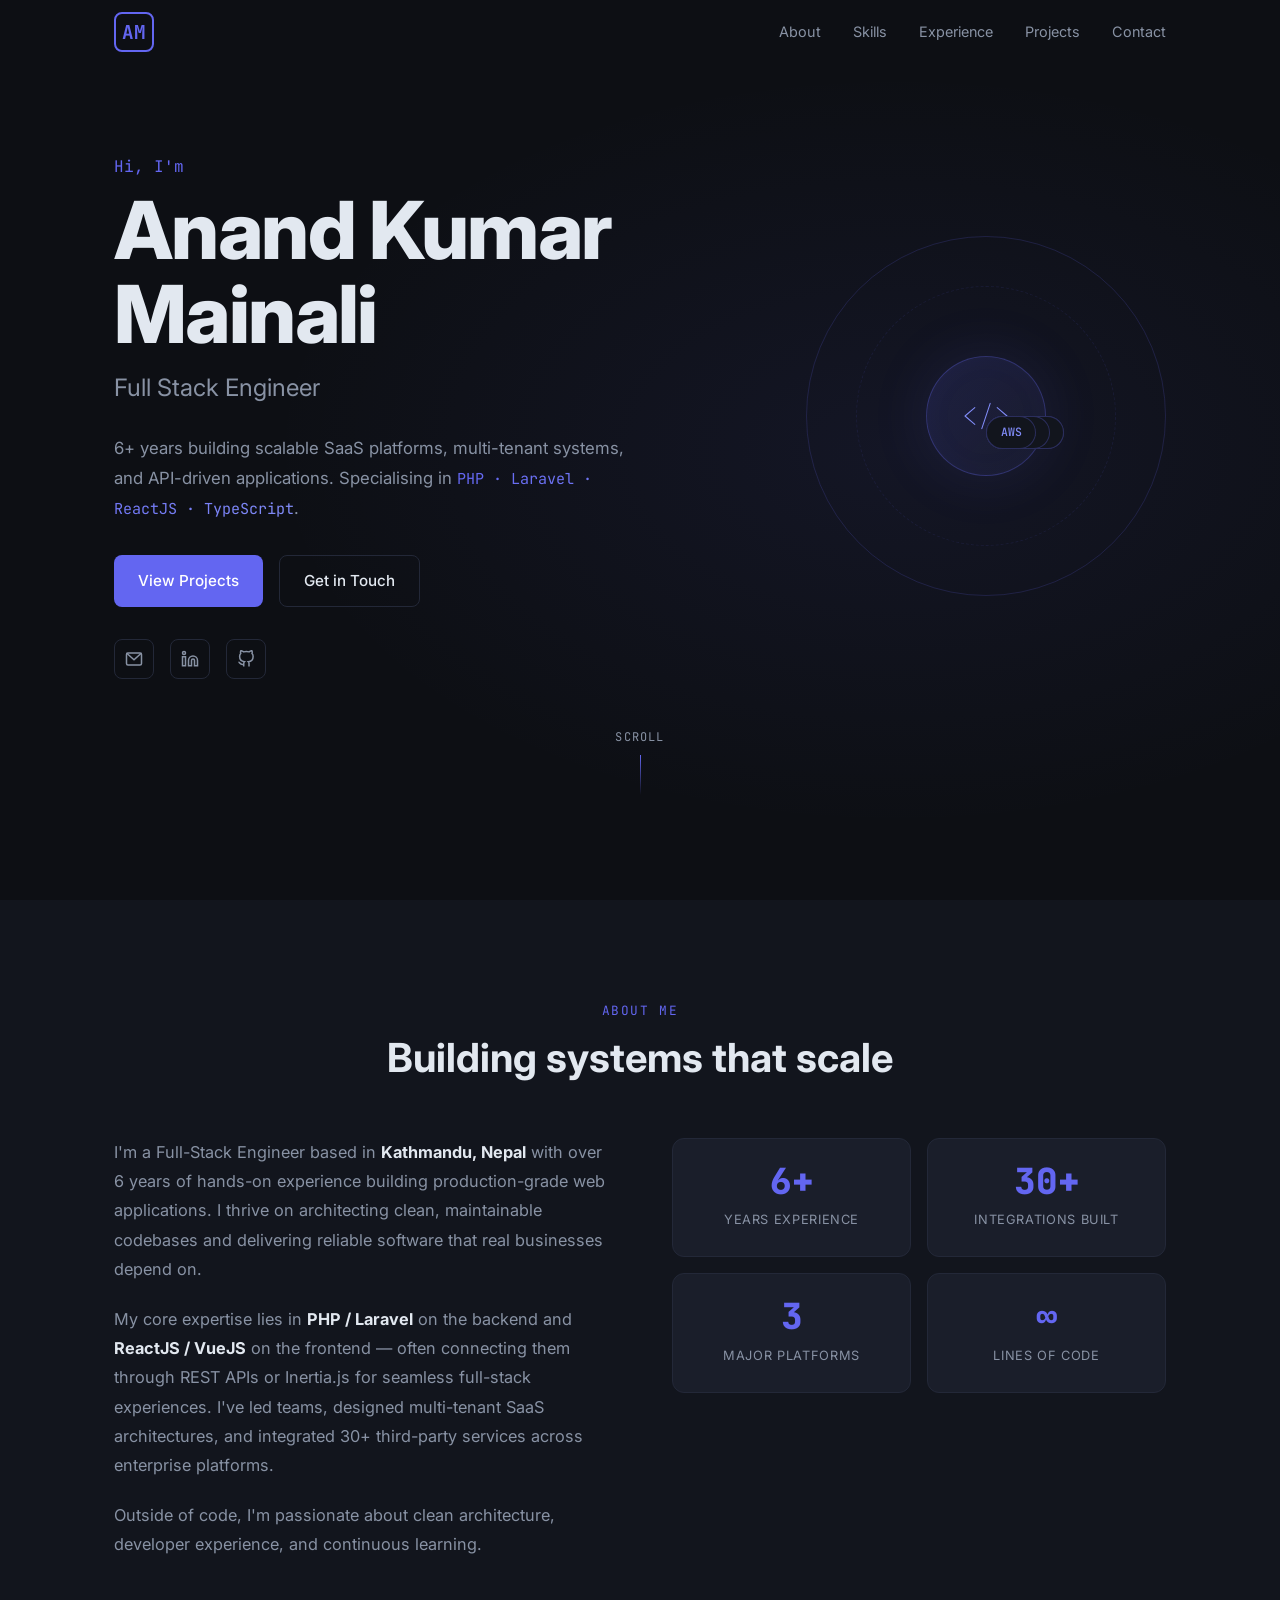
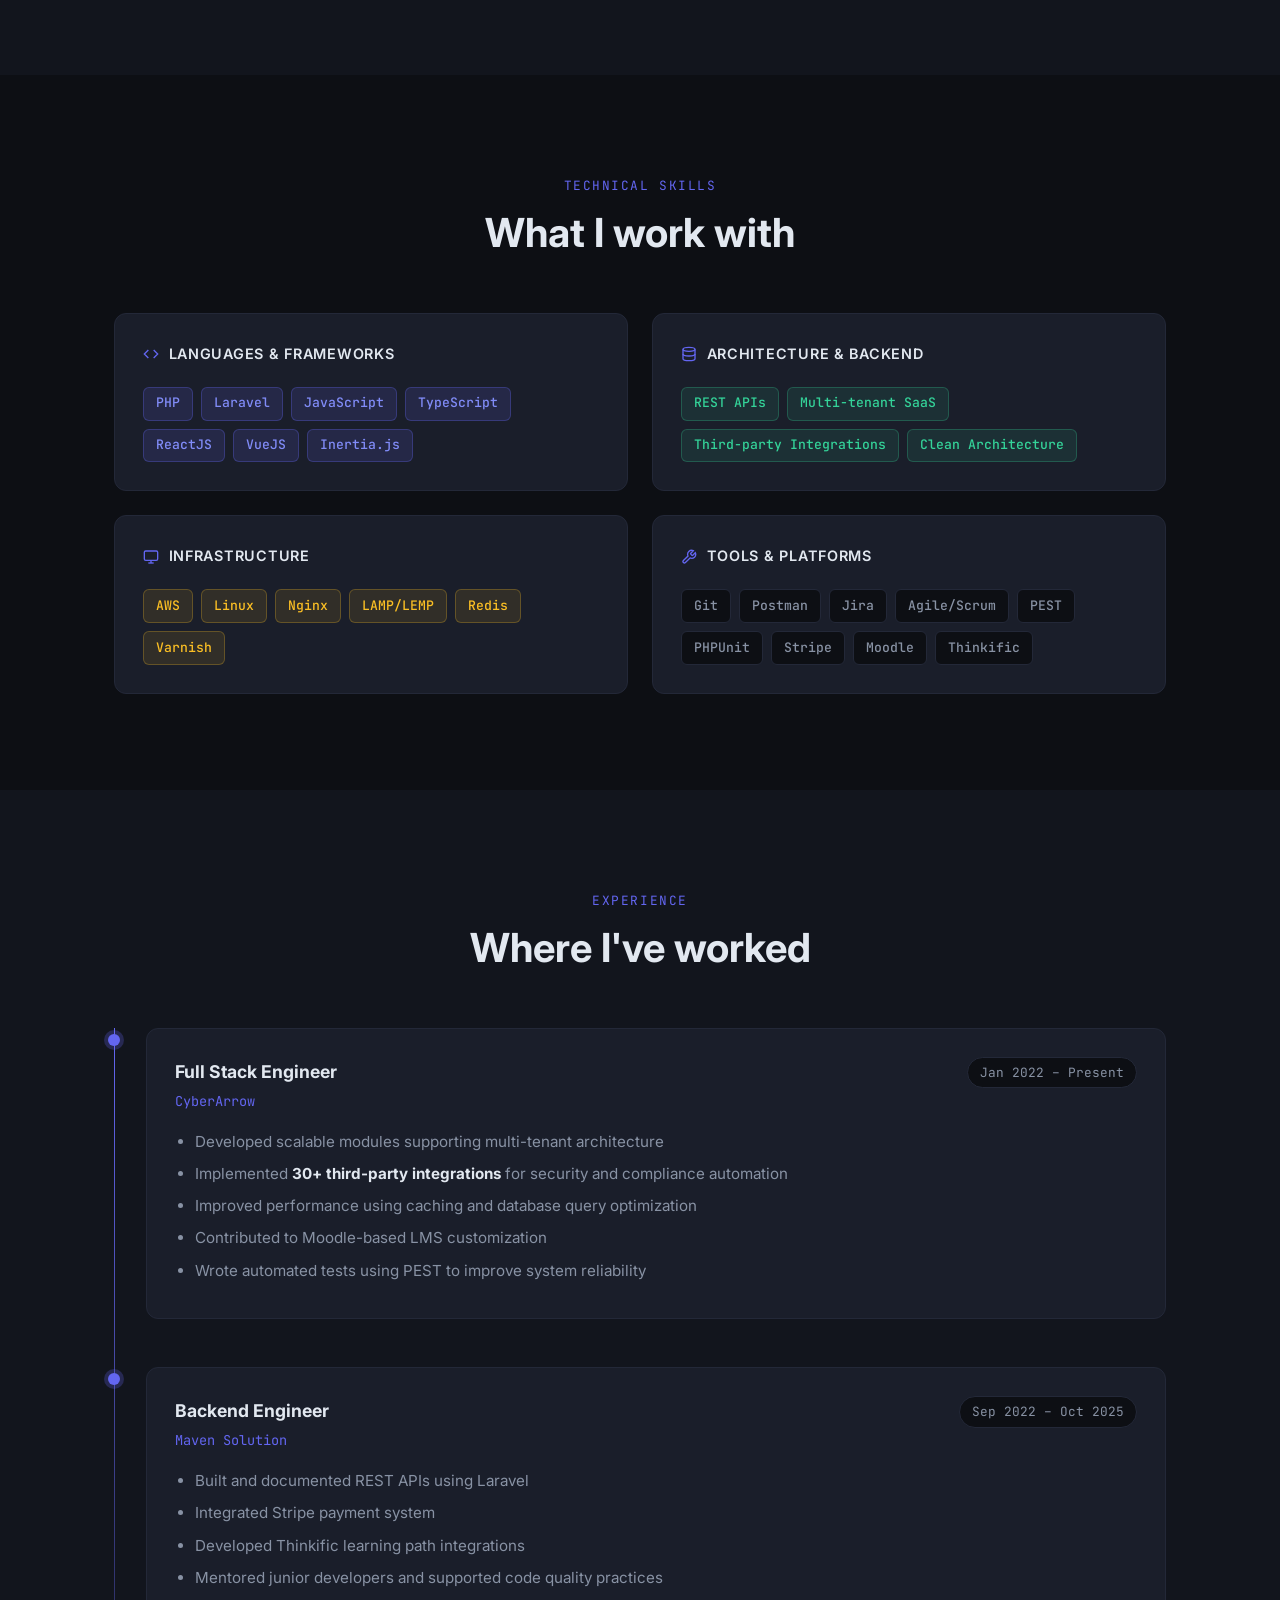
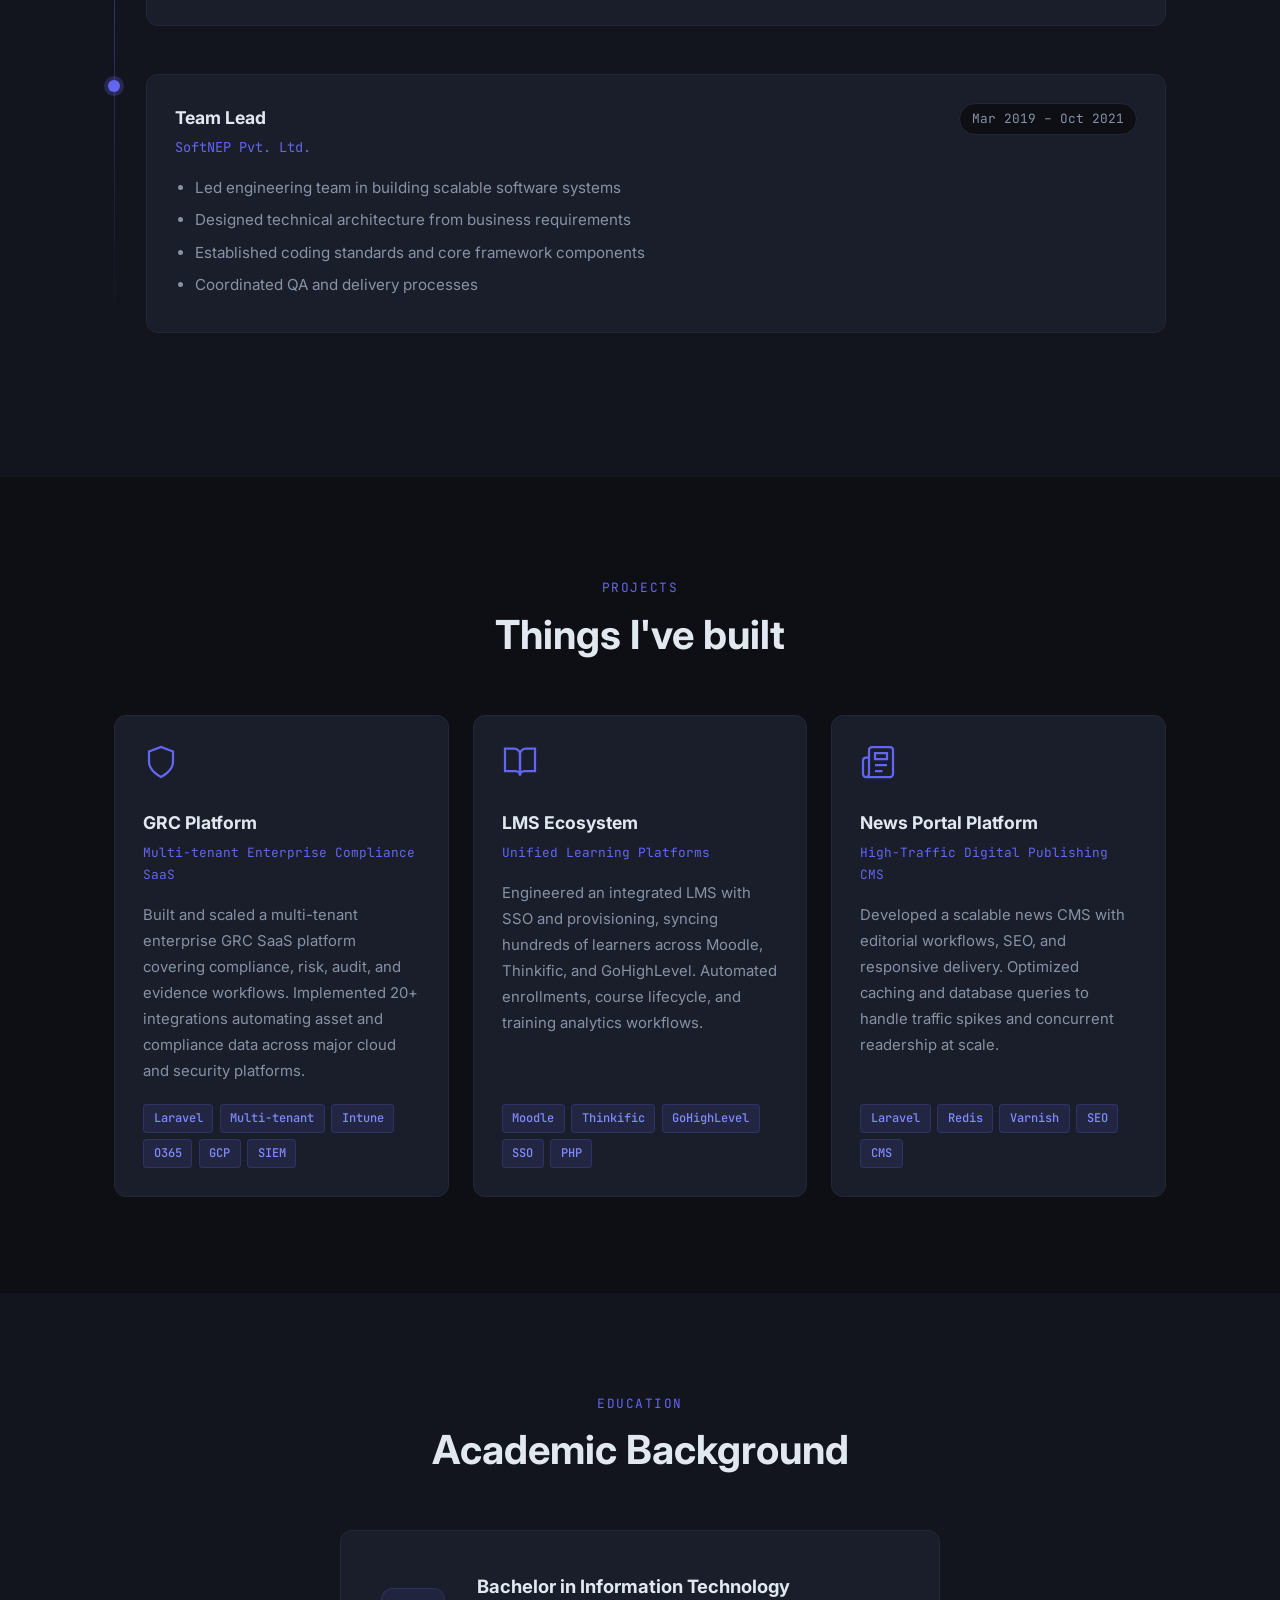
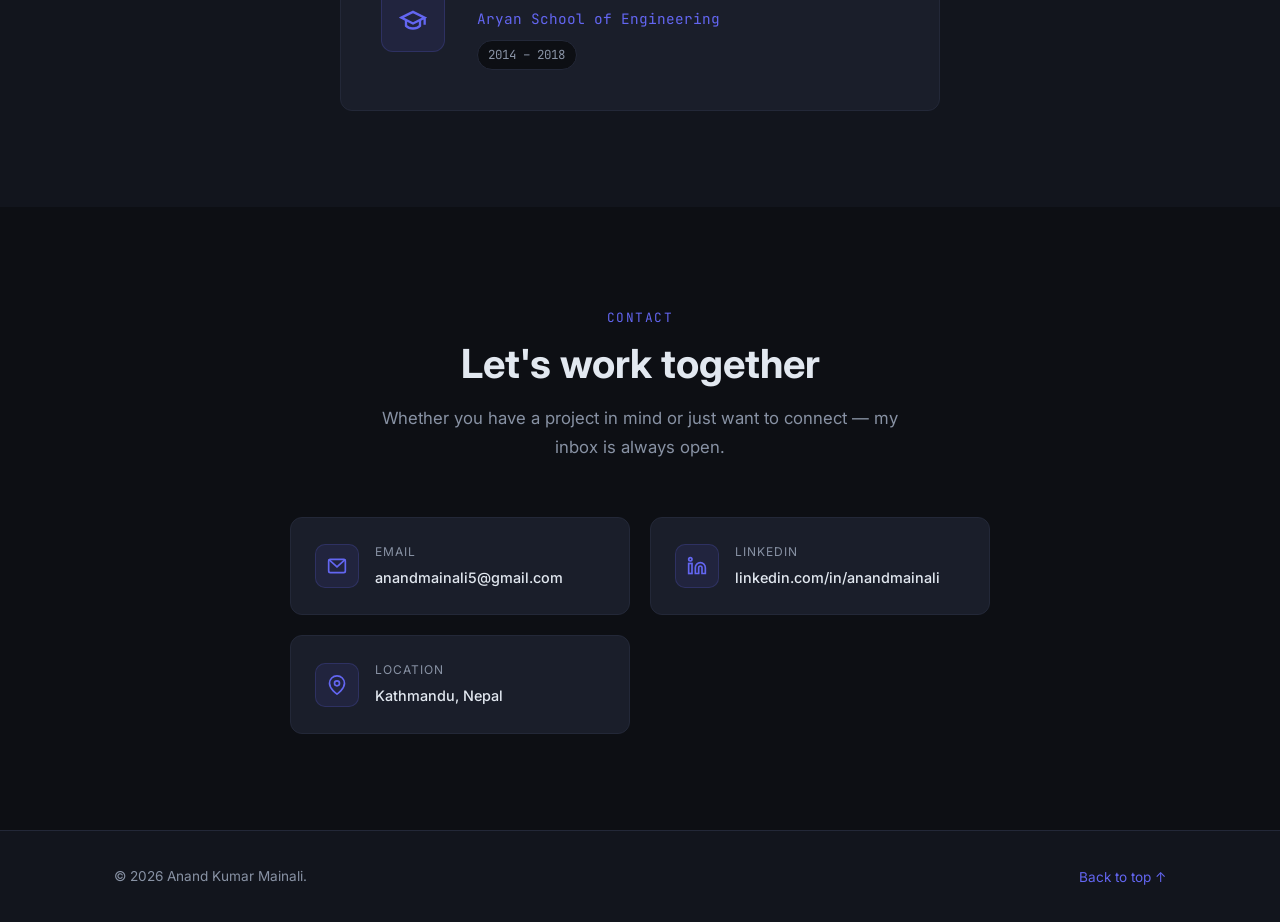
<file: index.html>
<!DOCTYPE html>
<html lang="en">
<head>
  <meta charset="UTF-8" />
  <meta name="viewport" content="width=device-width, initial-scale=1.0" />

  <!-- Primary SEO -->
  <title>Anand Kumar Mainali – Full Stack Developer | Laravel & ReactJS Engineer</title>
  <meta name="description" content="Full-Stack Engineer with 6+ years of experience building scalable SaaS platforms, multi-tenant systems, and API-driven applications. Expert in PHP, Laravel, ReactJS, and VueJS based in Kathmandu, Nepal." />
  <meta name="keywords" content="Anand Kumar Mainali, Full Stack Developer, Laravel Developer, ReactJS Developer, PHP Developer, Nepal, SaaS, Multi-tenant, Backend Engineer" />
  <meta name="author" content="Anand Kumar Mainali" />
  <meta name="robots" content="index, follow" />
  <link rel="canonical" href="https://anandmainali.com.np/" />
  <link rel="icon" type="image/svg+xml" href="favicon.svg" />

  <!-- Open Graph / Facebook -->
  <meta property="og:url" content="https://anandmainali.com.np/" />
  <meta property="og:type" content="website" />
  <meta property="og:title" content="Anand Kumar Mainali – Full Stack Developer" />
  <meta property="og:description" content="Full-Stack Engineer with 6+ years of experience building scalable SaaS platforms, multi-tenant systems, and API-driven applications. Expert in PHP, Laravel, ReactJS, and VueJS." />
  <meta property="og:image" content="https://anandmainali.com.np/og-image.png" />
  <meta property="og:image:alt" content="Anand Kumar Mainali – Full Stack Developer" />
  <meta property="og:site_name" content="Anand Kumar Mainali" />
  <meta property="og:locale" content="en_US" />

  <!-- Twitter Card -->
  <meta name="twitter:card" content="summary_large_image" />
  <meta property="twitter:domain" content="anandmainali.com.np" />
  <meta property="twitter:url" content="https://anandmainali.com.np/" />
  <meta name="twitter:title" content="Anand Kumar Mainali – Full Stack Developer" />
  <meta name="twitter:description" content="Full-Stack Engineer with 6+ years of experience building scalable SaaS platforms, multi-tenant systems, and API-driven applications. Expert in PHP, Laravel, ReactJS, and VueJS." />
  <meta name="twitter:image" content="https://anandmainali.com.np/og-image.png" />

  <!-- JSON-LD Structured Data -->
  <script type="application/ld+json">
  {
    "@context": "https://schema.org",
    "@type": "Person",
    "name": "Anand Kumar Mainali",
    "jobTitle": "Full Stack Developer",
    "url": "https://anandmainali.com.np",
    "email": "",
    "image": "https://anandmainali.com.np/og-image.png",
    "sameAs": [
      "https://www.linkedin.com/in/anandmainali",
      "https://github.com/anandmainali"
    ],
    "address": {
      "@type": "PostalAddress",
      "addressLocality": "Kathmandu",
      "addressCountry": "NP"
    },
    "knowsAbout": ["PHP", "Laravel", "ReactJS", "VueJS", "REST APIs", "Multi-tenant SaaS", "JavaScript"]
  }
  </script>

  <link rel="stylesheet" href="style.css" />
  <link rel="preconnect" href="https://fonts.googleapis.com" />
  <link rel="preconnect" href="https://fonts.gstatic.com" crossorigin />
  <link href="https://fonts.googleapis.com/css2?family=Inter:wght@300;400;500;600;700&family=JetBrains+Mono:wght@400;500&display=swap" rel="stylesheet" />
</head>
<body>

  <!-- NAV -->
  <header class="header" id="header">
    <nav class="nav container">
      <a href="#hero" class="nav-logo">AM</a>
      <ul class="nav-links">
        <li><a href="#about">About</a></li>
        <li><a href="#skills">Skills</a></li>
        <li><a href="#experience">Experience</a></li>
        <li><a href="#projects">Projects</a></li>
        <li><a href="#contact">Contact</a></li>
      </ul>
      <button class="nav-toggle" aria-label="Toggle menu">
        <span></span><span></span><span></span>
      </button>
    </nav>
  </header>

  <main>

    <!-- HERO -->
    <section class="hero" id="hero">
      <div class="container hero-inner">
        <div class="hero-text">
          <p class="hero-greeting">Hi, I'm</p>
          <h1 class="hero-name">Anand Kumar<br>Mainali</h1>
          <h2 class="hero-title">Full Stack Engineer</h2>
          <p class="hero-bio">
            6+ years building scalable SaaS platforms, multi-tenant systems, and
            API-driven applications. Specialising in <span class="highlight">PHP · Laravel · ReactJS · TypeScript</span>.
          </p>
          <div class="hero-actions">
            <a href="#projects" class="btn btn-primary">View Projects</a>
            <a href="#contact" class="btn btn-outline">Get in Touch</a>
          </div>
          <div class="hero-socials">
            <a href="#" aria-label="Email" data-email-link>
              <svg xmlns="http://www.w3.org/2000/svg" viewBox="0 0 24 24" fill="none" stroke="currentColor" stroke-width="2"><rect x="2" y="4" width="20" height="16" rx="2"/><polyline points="2,4 12,13 22,4"/></svg>
            </a>
            <a href="https://www.linkedin.com/in/anandmainali" target="_blank" rel="noopener" aria-label="LinkedIn">
              <svg xmlns="http://www.w3.org/2000/svg" viewBox="0 0 24 24" fill="none" stroke="currentColor" stroke-width="2"><path d="M16 8a6 6 0 0 1 6 6v7h-4v-7a2 2 0 0 0-2-2 2 2 0 0 0-2 2v7h-4v-7a6 6 0 0 1 6-6z"/><rect x="2" y="9" width="4" height="12"/><circle cx="4" cy="4" r="2"/></svg>
            </a>
            <a href="https://github.com/anandmainali" target="_blank" rel="noopener" aria-label="GitHub">
              <svg xmlns="http://www.w3.org/2000/svg" viewBox="0 0 24 24" fill="none" stroke="currentColor" stroke-width="2"><path d="M9 19c-5 1.5-5-2.5-7-3m14 6v-3.87a3.37 3.37 0 0 0-.94-2.61c3.14-.35 6.44-1.54 6.44-7A5.44 5.44 0 0 0 20 4.77 5.07 5.07 0 0 0 19.91 1S18.73.65 16 2.48a13.38 13.38 0 0 0-7 0C6.27.65 5.09 1 5.09 1A5.07 5.07 0 0 0 5 4.77a5.44 5.44 0 0 0-1.5 3.78c0 5.42 3.3 6.61 6.44 7A3.37 3.37 0 0 0 9 18.13V22"/></svg>
            </a>
          </div>
        </div>
        <div class="hero-visual">
          <div class="code-orbit">
            <div class="orbit-ring ring-outer"></div>
            <div class="orbit-ring ring-inner"></div>
            <div class="orbit-core">
              <svg xmlns="http://www.w3.org/2000/svg" viewBox="0 0 80 80" fill="none" stroke="currentColor" stroke-width="1.5" stroke-linecap="round" stroke-linejoin="round">
                <polyline points="24 52 10 40 24 28" />
                <polyline points="56 28 70 40 56 52" />
                <line x1="46" y1="22" x2="34" y2="58" />
              </svg>
            </div>
            <span class="orbit-node node-1">Laravel</span>
            <span class="orbit-node node-2">ReactJS</span>
            <span class="orbit-node node-3">PHP</span>
            <span class="orbit-node node-4">Linux</span>
            <span class="orbit-node node-5">AWS</span>
          </div>
        </div>
      </div>
      <div class="hero-scroll">
        <span>Scroll</span>
        <div class="scroll-line"></div>
      </div>
    </section>

    <!-- ABOUT -->
    <section class="section about" id="about">
      <div class="container">
        <div class="section-header">
          <span class="section-label">About Me</span>
          <h2 class="section-title">Building systems that scale</h2>
        </div>
        <div class="about-grid">
          <div class="about-text">
            <p>
              I'm a Full-Stack Engineer based in <strong>Kathmandu, Nepal</strong> with over 6 years of
              hands-on experience building production-grade web applications. I thrive on architecting
              clean, maintainable codebases and delivering reliable software that real businesses depend on.
            </p>
            <p>
              My core expertise lies in <strong>PHP / Laravel</strong> on the backend and
              <strong>ReactJS / VueJS</strong> on the frontend — often connecting them through
              REST APIs or Inertia.js for seamless full-stack experiences. I've led teams, designed
              multi-tenant SaaS architectures, and integrated 30+ third-party services across
              enterprise platforms.
            </p>
            <p>
              Outside of code, I'm passionate about clean architecture, developer experience, and
              continuous learning.
            </p>
          </div>
          <div class="about-stats">
            <div class="stat-card">
              <span class="stat-number">6+</span>
              <span class="stat-label">Years Experience</span>
            </div>
            <div class="stat-card">
              <span class="stat-number">30+</span>
              <span class="stat-label">Integrations Built</span>
            </div>
            <div class="stat-card">
              <span class="stat-number">3</span>
              <span class="stat-label">Major Platforms</span>
            </div>
            <div class="stat-card">
              <span class="stat-number">∞</span>
              <span class="stat-label">Lines of Code</span>
            </div>
          </div>
        </div>
      </div>
    </section>

    <!-- SKILLS -->
    <section class="section skills" id="skills">
      <div class="container">
        <div class="section-header">
          <span class="section-label">Technical Skills</span>
          <h2 class="section-title">What I work with</h2>
        </div>
        <div class="skills-grid">

          <div class="skill-group">
            <h3 class="skill-group-title">
              <svg xmlns="http://www.w3.org/2000/svg" viewBox="0 0 24 24" fill="none" stroke="currentColor" stroke-width="2"><polyline points="16 18 22 12 16 6"/><polyline points="8 6 2 12 8 18"/></svg>
              Languages & Frameworks
            </h3>
            <div class="skill-tags">
              <span class="tag tag-primary">PHP</span>
              <span class="tag tag-primary">Laravel</span>
              <span class="tag tag-primary">JavaScript</span>
              <span class="tag tag-primary">TypeScript</span>
              <span class="tag tag-primary">ReactJS</span>
              <span class="tag tag-primary">VueJS</span>
              <span class="tag tag-primary">Inertia.js</span>
            </div>
          </div>

          <div class="skill-group">
            <h3 class="skill-group-title">
              <svg xmlns="http://www.w3.org/2000/svg" viewBox="0 0 24 24" fill="none" stroke="currentColor" stroke-width="2"><ellipse cx="12" cy="5" rx="9" ry="3"/><path d="M21 12c0 1.66-4 3-9 3s-9-1.34-9-3"/><path d="M3 5v14c0 1.66 4 3 9 3s9-1.34 9-3V5"/></svg>
              Architecture & Backend
            </h3>
            <div class="skill-tags">
              <span class="tag tag-secondary">REST APIs</span>
              <span class="tag tag-secondary">Multi-tenant SaaS</span>
              <span class="tag tag-secondary">Third-party Integrations</span>
              <span class="tag tag-secondary">Clean Architecture</span>
            </div>
          </div>

          <div class="skill-group">
            <h3 class="skill-group-title">
              <svg xmlns="http://www.w3.org/2000/svg" viewBox="0 0 24 24" fill="none" stroke="currentColor" stroke-width="2"><rect x="2" y="3" width="20" height="14" rx="2"/><line x1="8" y1="21" x2="16" y2="21"/><line x1="12" y1="17" x2="12" y2="21"/></svg>
              Infrastructure
            </h3>
            <div class="skill-tags">
              <span class="tag tag-accent">AWS</span>
              <span class="tag tag-accent">Linux</span>
              <span class="tag tag-accent">Nginx</span>
              <span class="tag tag-accent">LAMP/LEMP</span>
              <span class="tag tag-accent">Redis</span>
              <span class="tag tag-accent">Varnish</span>
            </div>
          </div>

          <div class="skill-group">
            <h3 class="skill-group-title">
              <svg xmlns="http://www.w3.org/2000/svg" viewBox="0 0 24 24" fill="none" stroke="currentColor" stroke-width="2"><path d="M14.7 6.3a1 1 0 0 0 0 1.4l1.6 1.6a1 1 0 0 0 1.4 0l3.77-3.77a6 6 0 0 1-7.94 7.94l-6.91 6.91a2.12 2.12 0 0 1-3-3l6.91-6.91a6 6 0 0 1 7.94-7.94l-3.76 3.76z"/></svg>
              Tools & Platforms
            </h3>
            <div class="skill-tags">
              <span class="tag tag-muted">Git</span>
              <span class="tag tag-muted">Postman</span>
              <span class="tag tag-muted">Jira</span>
              <span class="tag tag-muted">Agile/Scrum</span>
              <span class="tag tag-muted">PEST</span>
              <span class="tag tag-muted">PHPUnit</span>
              <span class="tag tag-muted">Stripe</span>
              <span class="tag tag-muted">Moodle</span>
              <span class="tag tag-muted">Thinkific</span>
            </div>
          </div>

        </div>
      </div>
    </section>

    <!-- EXPERIENCE -->
    <section class="section experience" id="experience">
      <div class="container">
        <div class="section-header">
          <span class="section-label">Experience</span>
          <h2 class="section-title">Where I've worked</h2>
        </div>
        <div class="timeline">

          <div class="timeline-item">
            <div class="timeline-marker"></div>
            <div class="timeline-content">
              <div class="timeline-header">
                <div>
                  <h3 class="timeline-role">Full Stack Engineer</h3>
                  <p class="timeline-company">CyberArrow</p>
                </div>
                <span class="timeline-date">Jan 2022 – Present</span>
              </div>
              <ul class="timeline-list">
                <li>Developed scalable modules supporting multi-tenant architecture</li>
                <li>Implemented <strong>30+ third-party integrations</strong> for security and compliance automation</li>
                <li>Improved performance using caching and database query optimization</li>
                <li>Contributed to Moodle-based LMS customization</li>
                <li>Wrote automated tests using PEST to improve system reliability</li>
              </ul>
            </div>
          </div>

          <div class="timeline-item">
            <div class="timeline-marker"></div>
            <div class="timeline-content">
              <div class="timeline-header">
                <div>
                  <h3 class="timeline-role">Backend Engineer</h3>
                  <p class="timeline-company">Maven Solution</p>
                </div>
                <span class="timeline-date">Sep 2022 – Oct 2025</span>
              </div>
              <ul class="timeline-list">
                <li>Built and documented REST APIs using Laravel</li>
                <li>Integrated Stripe payment system</li>
                <li>Developed Thinkific learning path integrations</li>
                <li>Mentored junior developers and supported code quality practices</li>
              </ul>
            </div>
          </div>

          <div class="timeline-item">
            <div class="timeline-marker"></div>
            <div class="timeline-content">
              <div class="timeline-header">
                <div>
                  <h3 class="timeline-role">Team Lead</h3>
                  <p class="timeline-company">SoftNEP Pvt. Ltd.</p>
                </div>
                <span class="timeline-date">Mar 2019 – Oct 2021</span>
              </div>
              <ul class="timeline-list">
                <li>Led engineering team in building scalable software systems</li>
                <li>Designed technical architecture from business requirements</li>
                <li>Established coding standards and core framework components</li>
                <li>Coordinated QA and delivery processes</li>
              </ul>
            </div>
          </div>

        </div>
      </div>
    </section>

    <!-- PROJECTS -->
    <section class="section projects" id="projects">
      <div class="container">
        <div class="section-header">
          <span class="section-label">Projects</span>
          <h2 class="section-title">Things I've built</h2>
        </div>
        <div class="projects-grid">

          <div class="project-card">
            <div class="project-icon">
              <svg xmlns="http://www.w3.org/2000/svg" viewBox="0 0 24 24" fill="none" stroke="currentColor" stroke-width="2"><path d="M12 22s8-4 8-10V5l-8-3-8 3v7c0 6 8 10 8 10z"/></svg>
            </div>
            <div class="project-body">
              <h3 class="project-title">GRC Platform</h3>
              <p class="project-subtitle">Multi-tenant Enterprise Compliance SaaS</p>
              <p class="project-desc">
                Built and scaled a multi-tenant enterprise GRC SaaS platform covering compliance, risk,
                audit, and evidence workflows. Implemented 20+ integrations automating asset and
                compliance data across major cloud and security platforms.
              </p>
              <div class="project-tags">
                <span class="tag tag-sm">Laravel</span>
                <span class="tag tag-sm">Multi-tenant</span>
                <span class="tag tag-sm">Intune</span>
                <span class="tag tag-sm">O365</span>
                <span class="tag tag-sm">GCP</span>
                <span class="tag tag-sm">SIEM</span>
              </div>
            </div>
          </div>

          <div class="project-card">
            <div class="project-icon">
              <svg xmlns="http://www.w3.org/2000/svg" viewBox="0 0 24 24" fill="none" stroke="currentColor" stroke-width="2"><path d="M2 3h6a4 4 0 0 1 4 4v14a3 3 0 0 0-3-3H2z"/><path d="M22 3h-6a4 4 0 0 0-4 4v14a3 3 0 0 1 3-3h7z"/></svg>
            </div>
            <div class="project-body">
              <h3 class="project-title">LMS Ecosystem</h3>
              <p class="project-subtitle">Unified Learning Platforms</p>
              <p class="project-desc">
                Engineered an integrated LMS with SSO and provisioning, syncing hundreds of learners
                across Moodle, Thinkific, and GoHighLevel. Automated enrollments, course lifecycle,
                and training analytics workflows.
              </p>
              <div class="project-tags">
                <span class="tag tag-sm">Moodle</span>
                <span class="tag tag-sm">Thinkific</span>
                <span class="tag tag-sm">GoHighLevel</span>
                <span class="tag tag-sm">SSO</span>
                <span class="tag tag-sm">PHP</span>
              </div>
            </div>
          </div>

          <div class="project-card">
            <div class="project-icon">
              <svg xmlns="http://www.w3.org/2000/svg" viewBox="0 0 24 24" fill="none" stroke="currentColor" stroke-width="2"><path d="M4 22h16a2 2 0 0 0 2-2V4a2 2 0 0 0-2-2H8a2 2 0 0 0-2 2v16a2 2 0 0 1-2 2zm0 0a2 2 0 0 1-2-2v-9c0-1.1.9-2 2-2h2"/><path d="M18 14h-8"/><path d="M15 18h-5"/><path d="M10 6h8v4h-8V6z"/></svg>
            </div>
            <div class="project-body">
              <h3 class="project-title">News Portal Platform</h3>
              <p class="project-subtitle">High-Traffic Digital Publishing CMS</p>
              <p class="project-desc">
                Developed a scalable news CMS with editorial workflows, SEO, and responsive delivery.
                Optimized caching and database queries to handle traffic spikes and concurrent
                readership at scale.
              </p>
              <div class="project-tags">
                <span class="tag tag-sm">Laravel</span>
                <span class="tag tag-sm">Redis</span>
                <span class="tag tag-sm">Varnish</span>
                <span class="tag tag-sm">SEO</span>
                <span class="tag tag-sm">CMS</span>
              </div>
            </div>
          </div>

        </div>
      </div>
    </section>

    <!-- EDUCATION -->
    <section class="section education" id="education">
      <div class="container">
        <div class="section-header">
          <span class="section-label">Education</span>
          <h2 class="section-title">Academic Background</h2>
        </div>
        <div class="edu-card">
          <div class="edu-icon">
            <svg xmlns="http://www.w3.org/2000/svg" viewBox="0 0 24 24" fill="none" stroke="currentColor" stroke-width="2"><path d="M22 10v6M2 10l10-5 10 5-10 5z"/><path d="M6 12v5c3 3 9 3 12 0v-5"/></svg>
          </div>
          <div class="edu-body">
            <h3 class="edu-degree">Bachelor in Information Technology</h3>
            <p class="edu-school">Aryan School of Engineering</p>
            <span class="edu-year">2014 – 2018</span>
          </div>
        </div>
      </div>
    </section>

    <!-- CONTACT -->
    <section class="section contact" id="contact">
      <div class="container">
        <div class="section-header">
          <span class="section-label">Contact</span>
          <h2 class="section-title">Let's work together</h2>
          <p class="section-desc">
            Whether you have a project in mind or just want to connect — my inbox is always open.
          </p>
        </div>
        <div class="contact-grid">
          <a href="#" class="contact-card" data-email-link>
            <div class="contact-icon">
              <svg xmlns="http://www.w3.org/2000/svg" viewBox="0 0 24 24" fill="none" stroke="currentColor" stroke-width="2"><rect x="2" y="4" width="20" height="16" rx="2"/><polyline points="2,4 12,13 22,4"/></svg>
            </div>
            <div>
              <p class="contact-label">Email</p>
              <p class="contact-value" data-email-text></p>
            </div>
          </a>
          <a href="https://www.linkedin.com/in/anandmainali" target="_blank" rel="noopener" class="contact-card">
            <div class="contact-icon">
              <svg xmlns="http://www.w3.org/2000/svg" viewBox="0 0 24 24" fill="none" stroke="currentColor" stroke-width="2"><path d="M16 8a6 6 0 0 1 6 6v7h-4v-7a2 2 0 0 0-2-2 2 2 0 0 0-2 2v7h-4v-7a6 6 0 0 1 6-6z"/><rect x="2" y="9" width="4" height="12"/><circle cx="4" cy="4" r="2"/></svg>
            </div>
            <div>
              <p class="contact-label">LinkedIn</p>
              <p class="contact-value">linkedin.com/in/anandmainali</p>
            </div>
          </a>
          <div class="contact-card contact-location">
            <div class="contact-icon">
              <svg xmlns="http://www.w3.org/2000/svg" viewBox="0 0 24 24" fill="none" stroke="currentColor" stroke-width="2"><path d="M21 10c0 7-9 13-9 13s-9-6-9-13a9 9 0 0 1 18 0z"/><circle cx="12" cy="10" r="3"/></svg>
            </div>
            <div>
              <p class="contact-label">Location</p>
              <p class="contact-value">Kathmandu, Nepal</p>
            </div>
          </div>
        </div>
      </div>
    </section>

  </main>

  <!-- FOOTER -->
  <footer class="footer">
    <div class="container footer-inner">
      <p class="footer-copy">© <script>document.write(new Date().getFullYear())</script> Anand Kumar Mainali.</p>
      <div class="footer-links">
        <a href="#hero">Back to top ↑</a>
      </div>
    </div>
  </footer>

  <script>
    // Sticky nav shadow
    const header = document.getElementById('header');
    window.addEventListener('scroll', () => {
      header.classList.toggle('scrolled', window.scrollY > 20);
    });

    // Mobile menu toggle
    const toggle = document.querySelector('.nav-toggle');
    const navLinks = document.querySelector('.nav-links');
    toggle.addEventListener('click', () => {
      navLinks.classList.toggle('open');
      toggle.classList.toggle('active');
    });
    document.querySelectorAll('.nav-links a').forEach(link => {
      link.addEventListener('click', () => {
        navLinks.classList.remove('open');
        toggle.classList.remove('active');
      });
    });

    // Active nav link on scroll
    const sections = document.querySelectorAll('section[id]');
    const navAnchors = document.querySelectorAll('.nav-links a');
    const sectionObserver = new IntersectionObserver((entries) => {
      entries.forEach(entry => {
        if (entry.isIntersecting) {
          const id = entry.target.getAttribute('id');
          navAnchors.forEach(a => {
            a.classList.toggle('active', a.getAttribute('href') === '#' + id);
          });
        }
      });
    }, { rootMargin: '-40% 0px -60% 0px' });
    sections.forEach(s => sectionObserver.observe(s));

    // Intersection observer for fade-in animations
    const observer = new IntersectionObserver((entries) => {
      entries.forEach(e => {
        if (e.isIntersecting) {
          e.target.classList.add('visible');
          observer.unobserve(e.target);
        }
      });
    }, { threshold: 0.1 });

    document.querySelectorAll('.timeline-item, .project-card, .skill-group, .stat-card, .contact-card, .edu-card')
      .forEach(el => observer.observe(el));

    // Email obfuscation — assembled at runtime to prevent bot scraping
    (function() {
      var u = 'anandmainali5';
      var d = 'gmail.com';
      var addr = u + '@' + d;
      document.querySelectorAll('[data-email-link]').forEach(function(el) {
        el.href = 'mailto:' + addr;
      });
      document.querySelectorAll('[data-email-text]').forEach(function(el) {
        el.textContent = addr;
      });
      // Populate JSON-LD
      var ld = document.querySelector('script[type="application/ld+json"]');
      if (ld) {
        var data = JSON.parse(ld.textContent);
        data.email = addr;
        ld.textContent = JSON.stringify(data);
      }
    })();

</script>

</body>
</html>
</file>
<file: style.css>
/* =============================================
   ROOT & RESET
   ============================================= */
*, *::before, *::after { box-sizing: border-box; margin: 0; padding: 0; }

:root {
  --bg:        #0d0f14;
  --bg-2:      #12151d;
  --bg-3:      #1a1e2a;
  --border:    #232838;
  --text:      #e2e8f0;
  --text-muted:#8892a4;
  --accent:    #6366f1;
  --accent-2:  #818cf8;
  --accent-glow: rgba(99,102,241,0.25);
  --green:     #34d399;
  --font-sans: 'Inter', system-ui, sans-serif;
  --font-mono: 'JetBrains Mono', monospace;
  --radius:    12px;
  --transition: 0.25s ease;
  --max-w:     1100px;
}

html { scroll-behavior: smooth; font-size: 16px; }

body {
  font-family: var(--font-sans);
  background: var(--bg);
  color: var(--text);
  line-height: 1.7;
  overflow-x: hidden;
}

a { color: inherit; text-decoration: none; }
ul { list-style: none; }
img { display: block; max-width: 100%; }

/* =============================================
   UTILITIES
   ============================================= */
.container {
  width: 100%;
  max-width: var(--max-w);
  margin: 0 auto;
  padding: 0 1.5rem;
}

.highlight {
  background: linear-gradient(90deg, var(--accent), var(--accent-2));
  -webkit-background-clip: text;
  -webkit-text-fill-color: transparent;
  background-clip: text;
  font-family: var(--font-mono);
  font-size: 0.9em;
}

.btn {
  display: inline-flex;
  align-items: center;
  gap: 0.5rem;
  padding: 0.75rem 1.5rem;
  border-radius: 8px;
  font-weight: 500;
  font-size: 0.95rem;
  transition: all var(--transition);
  cursor: pointer;
  border: none;
}
.btn-primary {
  background: var(--accent);
  color: #fff;
}
.btn-primary:hover {
  background: var(--accent-2);
  transform: translateY(-2px);
  box-shadow: 0 8px 24px var(--accent-glow);
}
.btn-outline {
  background: transparent;
  color: var(--text);
  border: 1px solid var(--border);
}
.btn-outline:hover {
  border-color: var(--accent);
  color: var(--accent-2);
  transform: translateY(-2px);
}
.btn-sm { padding: 0.45rem 1rem; font-size: 0.875rem; }

/* =============================================
   SECTION LAYOUT
   ============================================= */
.section { padding: 6rem 0; }
.section:nth-child(even) { background: var(--bg-2); }

.section-header { text-align: center; margin-bottom: 3.5rem; }

.section-label {
  display: inline-block;
  font-family: var(--font-mono);
  font-size: 0.8rem;
  color: var(--accent);
  letter-spacing: 0.12em;
  text-transform: uppercase;
  margin-bottom: 0.75rem;
}

.section-title {
  font-size: clamp(1.75rem, 4vw, 2.5rem);
  font-weight: 700;
  color: var(--text);
  line-height: 1.2;
}

.section-desc {
  margin-top: 1rem;
  color: var(--text-muted);
  font-size: 1.05rem;
  max-width: 560px;
  margin-left: auto;
  margin-right: auto;
}

/* =============================================
   HEADER / NAV
   ============================================= */
.header {
  position: fixed;
  top: 0; left: 0; right: 0;
  z-index: 100;
  padding: 0.75rem 0;
  background: transparent;
  transition: background var(--transition), box-shadow var(--transition);
}
.header.scrolled {
  background: rgba(13,15,20,0.92);
  backdrop-filter: blur(12px);
  box-shadow: 0 1px 0 var(--border);
}

.nav { display: flex; align-items: center; justify-content: space-between; }

.nav-logo {
  font-family: var(--font-mono);
  font-size: 1.2rem;
  font-weight: 700;
  color: var(--accent);
  width: 40px; height: 40px;
  border: 2px solid var(--accent);
  border-radius: 8px;
  display: flex; align-items: center; justify-content: center;
  transition: all var(--transition);
}
.nav-logo:hover { background: var(--accent); color: #fff; }

.nav-links {
  display: flex;
  align-items: center;
  gap: 2rem;
}
.nav-links a {
  font-size: 0.9rem;
  color: var(--text-muted);
  transition: color var(--transition);
}
.nav-links a:hover { color: var(--text); }
.nav-links a.active {
  color: var(--accent-2);
}

.nav-toggle {
  display: none;
  flex-direction: column;
  gap: 5px;
  background: none;
  border: none;
  cursor: pointer;
  padding: 4px;
}
.nav-toggle span {
  display: block;
  width: 24px;
  height: 2px;
  background: var(--text);
  border-radius: 2px;
  transition: all var(--transition);
}
.nav-toggle.active span:nth-child(1) { transform: translateY(7px) rotate(45deg); }
.nav-toggle.active span:nth-child(2) { opacity: 0; }
.nav-toggle.active span:nth-child(3) { transform: translateY(-7px) rotate(-45deg); }

/* =============================================
   HERO
   ============================================= */
.hero {
  min-height: 100vh;
  display: flex;
  flex-direction: column;
  justify-content: center;
  padding: 7rem 0 4rem;
  position: relative;
  background:
    radial-gradient(ellipse 70% 60% at 70% 50%, rgba(99,102,241,0.08) 0%, transparent 70%),
    var(--bg);
}

.hero-inner {
  display: grid;
  grid-template-columns: 1fr auto;
  gap: 4rem;
  align-items: center;
}

.hero-greeting {
  font-family: var(--font-mono);
  color: var(--accent);
  font-size: 1rem;
  margin-bottom: 0.5rem;
}

.hero-name {
  font-size: clamp(2.5rem, 7vw, 5rem);
  font-weight: 800;
  line-height: 1.05;
  letter-spacing: -0.02em;
  margin-bottom: 0.75rem;
}

.hero-title {
  font-size: clamp(1.1rem, 2.5vw, 1.5rem);
  color: var(--text-muted);
  font-weight: 400;
  margin-bottom: 1.5rem;
}

.hero-bio {
  max-width: 520px;
  color: var(--text-muted);
  font-size: 1.05rem;
  margin-bottom: 2rem;
  line-height: 1.8;
}

.hero-actions { display: flex; gap: 1rem; flex-wrap: wrap; margin-bottom: 2rem; }

.hero-socials {
  display: flex;
  gap: 1rem;
}
.hero-socials a {
  width: 40px; height: 40px;
  border: 1px solid var(--border);
  border-radius: 8px;
  display: flex; align-items: center; justify-content: center;
  color: var(--text-muted);
  transition: all var(--transition);
}
.hero-socials a svg { width: 18px; height: 18px; }
.hero-socials a:hover {
  border-color: var(--accent);
  color: var(--accent);
  transform: translateY(-2px);
}

/* Code Orbit */
.hero-visual {
  position: relative;
  width: 360px;
  height: 360px;
  flex-shrink: 0;
  align-self: center;
}

.code-orbit {
  width: 100%;
  height: 100%;
  position: relative;
  display: flex;
  align-items: center;
  justify-content: center;
}

.orbit-ring {
  position: absolute;
  border-radius: 50%;
  border: 1px solid rgba(99,102,241,0.18);
}
.orbit-ring.ring-outer {
  inset: 0;
  animation: spinSlow 30s linear infinite;
}
.orbit-ring.ring-inner {
  inset: 50px;
  border-style: dashed;
  border-color: rgba(99,102,241,0.1);
  animation: spinSlow 20s linear infinite reverse;
}

.orbit-core {
  width: 120px;
  height: 120px;
  border-radius: 50%;
  background: linear-gradient(135deg, rgba(99,102,241,0.15), rgba(129,140,248,0.06));
  border: 1.5px solid rgba(99,102,241,0.3);
  display: flex;
  align-items: center;
  justify-content: center;
  color: var(--accent-2);
  box-shadow: 0 0 60px rgba(99,102,241,0.12), inset 0 0 30px rgba(99,102,241,0.04);
  position: relative;
  z-index: 2;
}
.orbit-core svg {
  width: 56px;
  height: 56px;
}

/* Orbiting nodes — 5 nodes rotating around the center */
.orbit-node {
  position: absolute;
  font-family: var(--font-mono);
  font-size: 0.72rem;
  font-weight: 500;
  padding: 0.35rem 0.85rem;
  background: var(--bg-2);
  border: 1px solid rgba(99,102,241,0.3);
  border-radius: 100px;
  color: var(--accent-2);
  white-space: nowrap;
  z-index: 3;
  top: 50%;
  left: 50%;
  animation: orbitCircle 20s linear infinite;
}

/* Each node starts at a different point (72° apart for 5 nodes) */
.orbit-node.node-1 { animation-delay: 0s; }
.orbit-node.node-2 { animation-delay: -4s; }
.orbit-node.node-3 { animation-delay: -8s; }
.orbit-node.node-4 { animation-delay: -12s; }
.orbit-node.node-5 { animation-delay: -16s; }

@keyframes orbitCircle {
  from {
    transform: rotate(0deg) translateX(170px) rotate(0deg) translate(-50%, -50%);
  }
  to {
    transform: rotate(360deg) translateX(170px) rotate(-360deg) translate(-50%, -50%);
  }
}

@keyframes spinSlow {
  from { transform: rotate(0deg); }
  to { transform: rotate(360deg); }
}

.hero-scroll {
  display: flex;
  flex-direction: column;
  align-items: center;
  gap: 0.5rem;
  margin-top: 3rem;
  color: var(--text-muted);
  font-size: 0.75rem;
  font-family: var(--font-mono);
  letter-spacing: 0.1em;
  text-transform: uppercase;
}
.scroll-line {
  width: 1px;
  height: 40px;
  background: linear-gradient(to bottom, var(--accent), transparent);
  animation: scrollPulse 2s ease-in-out infinite;
}
@keyframes scrollPulse {
  0%, 100% { opacity: 1; }
  50% { opacity: 0.3; }
}

/* =============================================
   ABOUT
   ============================================= */
.about-grid {
  display: grid;
  grid-template-columns: 1fr 1fr;
  gap: 4rem;
  align-items: start;
}
.about-text p {
  color: var(--text-muted);
  margin-bottom: 1.25rem;
  font-size: 1.02rem;
  line-height: 1.8;
}
.about-text p strong { color: var(--text); }

.about-stats {
  display: grid;
  grid-template-columns: 1fr 1fr;
  gap: 1rem;
}
.stat-card {
  background: var(--bg-3);
  border: 1px solid var(--border);
  border-radius: var(--radius);
  padding: 1.5rem;
  text-align: center;
  transition: all var(--transition);
  opacity: 0;
  transform: translateY(20px);
}
.stat-card.visible { opacity: 1; transform: translateY(0); }
.stat-card:hover {
  border-color: var(--accent);
  transform: translateY(-4px);
  box-shadow: 0 8px 24px var(--accent-glow);
}
.stat-number {
  display: block;
  font-size: 2.25rem;
  font-weight: 800;
  color: var(--accent);
  font-family: var(--font-mono);
  line-height: 1;
  margin-bottom: 0.4rem;
}
.stat-label {
  font-size: 0.8rem;
  color: var(--text-muted);
  text-transform: uppercase;
  letter-spacing: 0.05em;
}

/* =============================================
   SKILLS
   ============================================= */
.skills-grid {
  display: grid;
  grid-template-columns: repeat(2, 1fr);
  gap: 1.5rem;
}
.skill-group {
  background: var(--bg-3);
  border: 1px solid var(--border);
  border-radius: var(--radius);
  padding: 1.75rem;
  transition: all var(--transition);
  opacity: 0;
  transform: translateY(20px);
}
.skill-group.visible { opacity: 1; transform: translateY(0); }
.skill-group:hover {
  border-color: var(--accent);
  box-shadow: 0 4px 20px var(--accent-glow);
}
.skill-group-title {
  display: flex;
  align-items: center;
  gap: 0.6rem;
  font-size: 0.9rem;
  font-weight: 600;
  color: var(--text);
  margin-bottom: 1.25rem;
  text-transform: uppercase;
  letter-spacing: 0.05em;
}
.skill-group-title svg { width: 16px; height: 16px; color: var(--accent); flex-shrink: 0; }

.skill-tags { display: flex; flex-wrap: wrap; gap: 0.5rem; }

.tag {
  padding: 0.3rem 0.75rem;
  border-radius: 6px;
  font-size: 0.82rem;
  font-family: var(--font-mono);
  font-weight: 500;
  transition: all var(--transition);
}
.tag-primary  { background: rgba(99,102,241,0.15); color: var(--accent-2); border: 1px solid rgba(99,102,241,0.3); }
.tag-secondary{ background: rgba(52,211,153,0.1);  color: #34d399;         border: 1px solid rgba(52,211,153,0.25); }
.tag-accent   { background: rgba(251,191,36,0.1);  color: #fbbf24;         border: 1px solid rgba(251,191,36,0.25); }
.tag-muted    { background: var(--bg);             color: var(--text-muted);border: 1px solid var(--border); }
.tag-sm       { padding: 0.2rem 0.6rem; font-size: 0.75rem; background: rgba(99,102,241,0.12); color: var(--accent-2); border: 1px solid rgba(99,102,241,0.2); border-radius: 4px; }

.tag:hover { transform: translateY(-2px); }

/* =============================================
   EXPERIENCE TIMELINE
   ============================================= */
.timeline { position: relative; padding-left: 2rem; }
.timeline::before {
  content: '';
  position: absolute;
  left: 0; top: 0; bottom: 0;
  width: 1px;
  background: linear-gradient(to bottom, var(--accent), transparent);
}

.timeline-item {
  position: relative;
  margin-bottom: 3rem;
  opacity: 0;
  transform: translateX(-20px);
  transition: all 0.4s ease;
}
.timeline-item.visible { opacity: 1; transform: translateX(0); }

.timeline-marker {
  position: absolute;
  left: -2.4rem;
  top: 0.4rem;
  width: 12px; height: 12px;
  background: var(--accent);
  border-radius: 50%;
  box-shadow: 0 0 0 4px var(--accent-glow);
}

.timeline-content {
  background: var(--bg-3);
  border: 1px solid var(--border);
  border-radius: var(--radius);
  padding: 1.75rem;
  transition: border-color var(--transition), box-shadow var(--transition);
}
.timeline-content:hover {
  border-color: var(--accent);
  box-shadow: 0 4px 20px var(--accent-glow);
}

.timeline-header {
  display: flex;
  justify-content: space-between;
  align-items: flex-start;
  flex-wrap: wrap;
  gap: 0.5rem;
  margin-bottom: 1rem;
}

.timeline-role {
  font-size: 1.1rem;
  font-weight: 700;
  color: var(--text);
}
.timeline-company {
  font-family: var(--font-mono);
  font-size: 0.85rem;
  color: var(--accent);
  margin-top: 0.2rem;
}
.timeline-date {
  font-family: var(--font-mono);
  font-size: 0.8rem;
  color: var(--text-muted);
  white-space: nowrap;
  background: var(--bg);
  border: 1px solid var(--border);
  padding: 0.25rem 0.75rem;
  border-radius: 100px;
}

.timeline-list { padding-left: 1.25rem; list-style: disc; }
.timeline-list li {
  color: var(--text-muted);
  font-size: 0.95rem;
  margin-bottom: 0.4rem;
  line-height: 1.7;
}
.timeline-list li strong { color: var(--text); }

/* =============================================
   PROJECTS
   ============================================= */
.projects-grid {
  display: grid;
  grid-template-columns: repeat(3, 1fr);
  gap: 1.5rem;
}

.project-card {
  background: var(--bg-3);
  border: 1px solid var(--border);
  border-radius: var(--radius);
  overflow: hidden;
  transition: all var(--transition);
  display: flex;
  flex-direction: column;
  opacity: 0;
  transform: translateY(24px);
}
.project-card.visible { opacity: 1; transform: translateY(0); }
.project-card:hover {
  border-color: var(--accent);
  transform: translateY(-6px);
  box-shadow: 0 12px 32px var(--accent-glow);
}

.project-icon {
  padding: 1.75rem 1.75rem 0;
}
.project-icon svg {
  width: 36px; height: 36px;
  color: var(--accent);
  stroke-width: 1.5;
}

.project-body { padding: 1.25rem 1.75rem 1.75rem; flex: 1; display: flex; flex-direction: column; }
.project-title  { font-size: 1.1rem; font-weight: 700; color: var(--text); margin-bottom: 0.25rem; }
.project-subtitle { font-size: 0.8rem; color: var(--accent); font-family: var(--font-mono); margin-bottom: 1rem; }
.project-desc {
  font-size: 0.93rem;
  color: var(--text-muted);
  line-height: 1.75;
  flex: 1;
  margin-bottom: 1.25rem;
}
.project-tags { display: flex; flex-wrap: wrap; gap: 0.4rem; margin-top: auto; }

/* =============================================
   EDUCATION
   ============================================= */
.edu-card {
  display: flex;
  align-items: center;
  gap: 2rem;
  background: var(--bg-3);
  border: 1px solid var(--border);
  border-radius: var(--radius);
  padding: 2.5rem;
  max-width: 600px;
  margin: 0 auto;
  transition: all var(--transition);
  opacity: 0;
  transform: translateY(20px);
}
.edu-card.visible { opacity: 1; transform: translateY(0); }
.edu-card:hover {
  border-color: var(--accent);
  box-shadow: 0 8px 28px var(--accent-glow);
}

.edu-icon {
  width: 64px; height: 64px;
  border-radius: 12px;
  background: rgba(99,102,241,0.1);
  border: 1px solid rgba(99,102,241,0.2);
  display: flex; align-items: center; justify-content: center;
  flex-shrink: 0;
}
.edu-icon svg { width: 28px; height: 28px; color: var(--accent); }
.edu-degree { font-size: 1.15rem; font-weight: 700; color: var(--text); margin-bottom: 0.3rem; }
.edu-school  { color: var(--accent); font-family: var(--font-mono); font-size: 0.9rem; margin-bottom: 0.5rem; }
.edu-year    {
  font-family: var(--font-mono);
  font-size: 0.78rem;
  color: var(--text-muted);
  background: var(--bg);
  border: 1px solid var(--border);
  padding: 0.2rem 0.65rem;
  border-radius: 100px;
  display: inline-block;
}

/* =============================================
   CONTACT
   ============================================= */
.contact-grid {
  display: grid;
  grid-template-columns: repeat(2, 1fr);
  gap: 1.25rem;
  max-width: 700px;
  margin: 0 auto;
}
.contact-card {
  display: flex;
  align-items: center;
  gap: 1rem;
  background: var(--bg-3);
  border: 1px solid var(--border);
  border-radius: var(--radius);
  padding: 1.5rem;
  transition: all var(--transition);
  cursor: pointer;
  opacity: 0;
  transform: translateY(16px);
}
.contact-card.visible { opacity: 1; transform: translateY(0); }
.contact-card:hover {
  border-color: var(--accent);
  transform: translateY(-4px);
  box-shadow: 0 8px 24px var(--accent-glow);
}
.contact-location { cursor: default; }

.contact-icon {
  width: 44px; height: 44px;
  border-radius: 10px;
  background: rgba(99,102,241,0.1);
  border: 1px solid rgba(99,102,241,0.2);
  display: flex; align-items: center; justify-content: center;
  flex-shrink: 0;
}
.contact-icon svg { width: 20px; height: 20px; color: var(--accent); }
.contact-label { font-size: 0.75rem; color: var(--text-muted); text-transform: uppercase; letter-spacing: 0.08em; margin-bottom: 0.2rem; }
.contact-value { font-size: 0.9rem; color: var(--text); font-weight: 500; }

/* =============================================
   FOOTER
   ============================================= */
.footer {
  background: var(--bg-2);
  border-top: 1px solid var(--border);
  padding: 2rem 0;
}
.footer-inner {
  display: flex;
  align-items: center;
  justify-content: space-between;
  flex-wrap: wrap;
  gap: 1rem;
}
.footer-copy { font-size: 0.85rem; color: var(--text-muted); }
.footer-links a {
  font-size: 0.85rem;
  color: var(--accent);
  transition: color var(--transition);
}
.footer-links a:hover { color: var(--accent-2); }

/* =============================================
   RESPONSIVE
   ============================================= */
@media (max-width: 900px) {
  .hero-inner { grid-template-columns: 1fr; text-align: center; align-items: center; }
  .hero-visual { width: 280px; height: 280px; margin: 0 auto; align-self: auto; order: -1; }
  .orbit-core { width: 90px; height: 90px; }
  .orbit-core svg { width: 42px; height: 42px; }
  .orbit-ring.ring-inner { inset: 36px; }
  .orbit-node { font-size: 0.65rem; padding: 0.25rem 0.65rem; animation-name: orbitCircleMobile; }
  .hero-actions { justify-content: center; }
  .hero-socials { justify-content: center; }
  .about-grid { grid-template-columns: 1fr; gap: 2.5rem; }
  .skills-grid { grid-template-columns: 1fr; }
  .projects-grid { grid-template-columns: 1fr; }
}

@keyframes orbitCircleMobile {
  from {
    transform: rotate(0deg) translateX(120px) rotate(0deg) translate(-50%, -50%);
  }
  to {
    transform: rotate(360deg) translateX(120px) rotate(-360deg) translate(-50%, -50%);
  }
}

@media (max-width: 700px) {
  .nav-links {
    position: fixed;
    top: 64px; left: 0; right: 0;
    background: rgba(13,15,20,0.97);
    backdrop-filter: blur(12px);
    flex-direction: column;
    gap: 0;
    padding: 1rem 0;
    border-bottom: 1px solid var(--border);
    transform: translateY(-120%);
    transition: transform var(--transition);
    pointer-events: none;
  }
  .nav-links.open { transform: translateY(0); pointer-events: all; }
  .nav-links li { width: 100%; }
  .nav-links a {
    display: block;
    padding: 0.9rem 1.5rem;
    font-size: 1rem;
  }
  .nav-toggle { display: flex; }

  .timeline { padding-left: 1.5rem; }
  .timeline-marker { left: -1.9rem; }
  .timeline-header { flex-direction: column; align-items: flex-start; }
  .contact-grid { grid-template-columns: 1fr; }
  .about-stats { grid-template-columns: repeat(2, 1fr); }
  .edu-card { flex-direction: column; text-align: center; }
}
</file>
